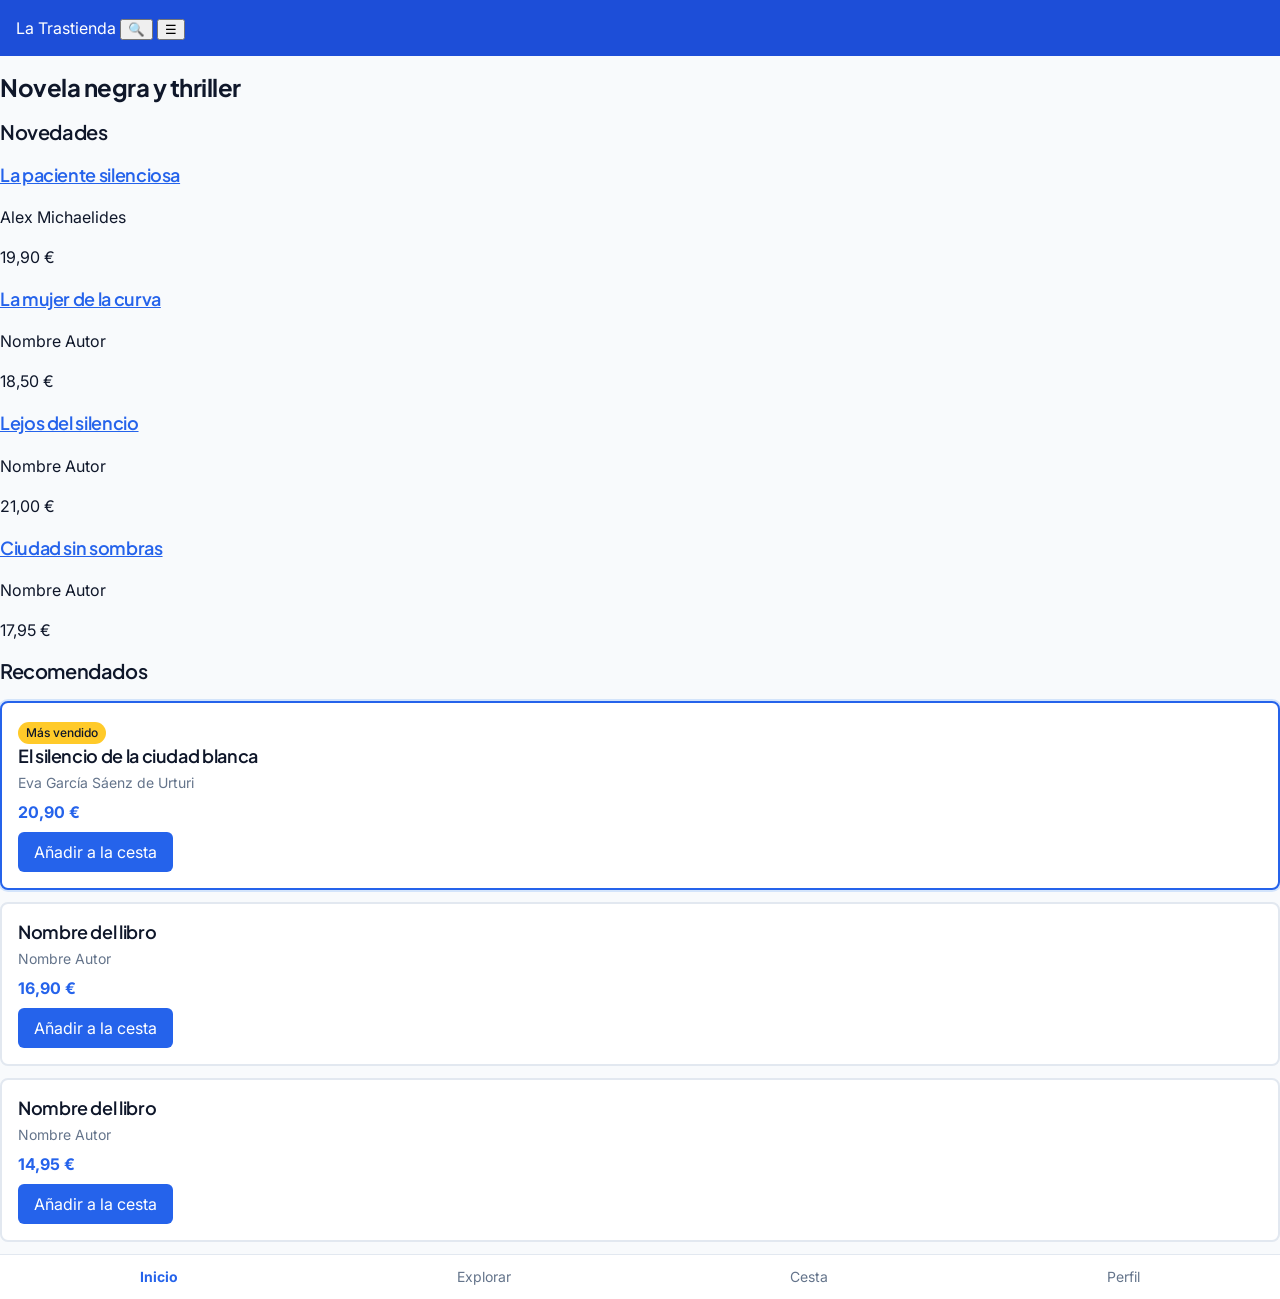
<file: index.html>
<!DOCTYPE html>
<html lang="es">
<head>
    <meta charset="UTF-8">
    <meta name="viewport" content="width=device-width, initial-scale=1.0">
    <title>Trastienda</title>

    <!-- Fuentes: preconexión y display=swap -->
    <link rel="preconnect" href="https://fonts.googleapis.com">
    <link rel="preconnect" href="https://fonts.gstatic.com" crossorigin>
    <link href="https://fonts.googleapis.com/css2?family=Inter:wght@400;500;600;700&family=Plus+Jakarta+Sans:wght@600;700&display=swap" rel="stylesheet">

    <link rel="stylesheet" href="css/styles.css">
    <link rel="icon" href="data:,">
</head>
<body>
  <header>
    <a href="index.html">La Trastienda</a>
    <button type="button" aria-label="Buscar">🔍</button>
    <button type="button" aria-label="Abrir menú">☰</button>
  </header>

  <main>
    <h1>Novela negra y thriller</h1>

    <section>
      <h2>Novedades</h2>
      <article>
        <h3><a href="detalle.html">La paciente silenciosa</a></h3>
        <p>Alex Michaelides</p>
        <p>19,90 €</p>
      </article>
      <article>
        <h3><a href="detalle.html">La mujer de la curva</a></h3>
        <p>Nombre Autor</p>
        <p>18,50 €</p>
      </article>
      <article>
        <h3><a href="detalle.html">Lejos del silencio</a></h3>
        <p>Nombre Autor</p>
        <p>21,00 €</p>
      </article>
      <article>
        <h3><a href="detalle.html">Ciudad sin sombras</a></h3>
        <p>Nombre Autor</p>
        <p>17,95 €</p>
      </article>
    </section>

    <section>
      <h2>Recomendados</h2>
      <article class="card">
        <span class="badge">Más vendido</span>
        <h3><a href="detalle.html">El silencio de la ciudad blanca</a></h3>
        <p class="autor">Eva García Sáenz de Urturi</p>
        <p class="precio">20,90 €</p>
        <button type="button">Añadir a la cesta</button>
      </article>
      <article class="card">
        <span class="badge"></span>
        <h3><a href="detalle.html">Nombre del libro</a></h3>
        <p class="autor">Nombre Autor</p>
        <p class="precio">16,90 €</p>
        <button type="button">Añadir a la cesta</button>
      </article>
      <article class="card">
        <h3><a href="detalle.html">Nombre del libro</a></h3>
        <p class="autor">Nombre Autor</p>
        <p class="precio">14,95 €</p>
        <button type="button">Añadir a la cesta</button>
      </article>
    </section>
  </main>

  <nav aria-label="Secciones de la app">
    <ul>
      <li><a href="index.html" aria-current="page">Inicio</a></li>
      <li><a href="explorar.html">Explorar</a></li>
      <li><a href="carrito.html">Cesta</a></li>
      <li><a href="perfil.html">Perfil</a></li>
    </ul>
  </nav>
</body>
</html>
</file>
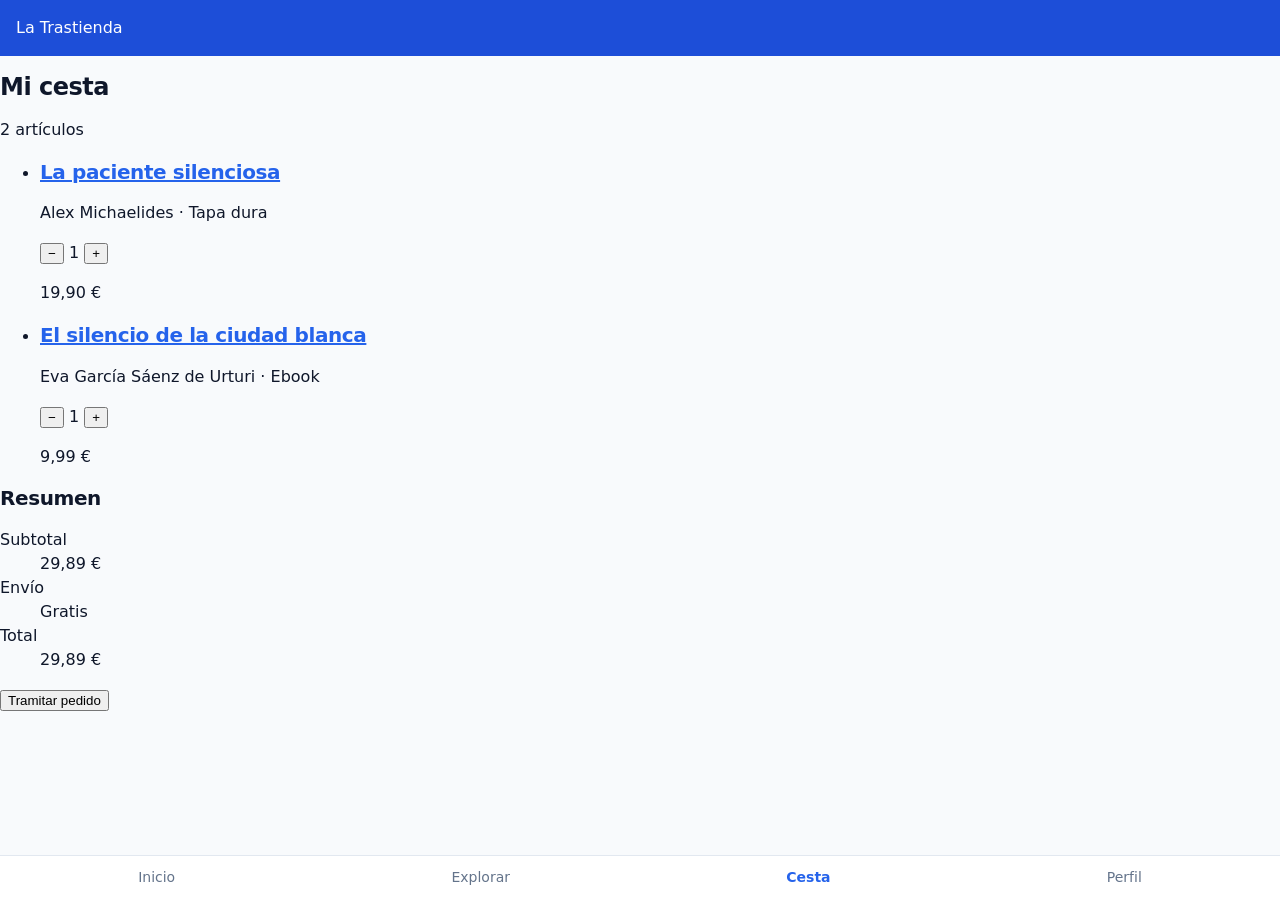
<file: carrito.html>
<!DOCTYPE html>
<html lang="es">
<head>
    <meta charset="UTF-8">
    <meta name="viewport" content="width=device-width, initial-scale=1.0">
    <title>Carrito</title>
    <link rel="stylesheet" href="css/styles.css">
    <link rel="icon" href="data:,">
</head>
<body>
  <header>
    <a href="index.html">La Trastienda</a>
  </header>

  <main>
    <h1>Mi cesta</h1>
    <p>2 artículos</p>

    <ul>
      <li>
        <article>
          <!-- <img src="img/paciente.jpg" alt="Portada de La paciente silenciosa" width="80"> -->
          <h2><a href="detalle.html">La paciente silenciosa</a></h2>
          <p>Alex Michaelides · Tapa dura</p>
          <button type="button" aria-label="Quitar un ejemplar de La paciente silenciosa">−</button>
          <span>1</span>
          <button type="button" aria-label="Añadir un ejemplar de La paciente silenciosa">+</button>
          <p>19,90 €</p>
        </article>
      </li>
      <li>
        <article>
          <!-- <img src="img/silencio-ciudad.jpg" alt="Portada de El silencio de la ciudad blanca" width="80"> -->
          <h2><a href="detalle.html">El silencio de la ciudad blanca</a></h2>
          <p>Eva García Sáenz de Urturi · Ebook</p>
          <button type="button" aria-label="Quitar un ejemplar de El silencio de la ciudad blanca">−</button>
          <span>1</span>
          <button type="button" aria-label="Añadir un ejemplar de El silencio de la ciudad blanca">+</button>
          <p>9,99 €</p>
        </article>
      </li>
    </ul>

    <section>
      <h2>Resumen</h2>
      <dl>
        <div>
          <dt>Subtotal</dt>
          <dd>29,89 €</dd>
        </div>
        <div>
          <dt>Envío</dt>
          <dd>Gratis</dd>
        </div>
        <div>
          <dt>Total</dt>
          <dd>29,89 €</dd>
        </div>
      </dl>
      <button type="button">Tramitar pedido</button>
    </section>
  </main>

  <nav aria-label="Secciones de la app">
    <ul>
      <li><a href="index.html">Inicio</a></li>
      <li><a href="explorar.html">Explorar</a></li>
      <li><a href="carrito.html" aria-current="page">Cesta</a></li>
      <li><a href="perfil.html">Perfil</a></li>
    </ul>
  </nav>
</body>
</html>
</file>
<file: css/styles.css>
/* ==========================================
   1. TOKENS (Figma → :root)
   ========================================== */
:root {
  /* Primary */
  --color-primary-50:  #eff6ff;
  --color-primary-100: #dbeafe;
  --color-primary-200: #bfdbfe;
  --color-primary-300: #93c5fd;
  --color-primary-400: #60a5fa;
  --color-primary-500: #2563eb;
  --color-primary-600: #1d4ed8;
  --color-primary-700: #1d40af;
  --color-primary-800: #1e3a8a;
  --color-primary-900: #172554;

  /* Neutral */
  --color-neutral-50:  #f8fafc;
  --color-neutral-100: #f1f5f9;
  --color-neutral-200: #e2e8f0;
  --color-neutral-300: #cbd5e1;
  --color-neutral-500: #64748b;
  --color-neutral-800: #1e293b;
  --color-neutral-900: #0f172a;

  /* Acento en oklch (aprox. #fbbf24, ámbar del badge) */
  --color-accent-oklch: oklch(0.87 0.17 85);

  /* Semánticas */
  --bg-page:       var(--color-neutral-50);
  --bg-card:       #ffffff;
  --text-main:     var(--color-neutral-900);
  --text-muted:    var(--color-neutral-500);
  --border-subtle: var(--color-neutral-200);
  --brand:         var(--color-primary-500);
  --brand-hover:   var(--color-primary-600);
  --header-bg:     var(--color-primary-600);

  /* Tipografía: familias */
  --font-body:    'Inter', system-ui, -apple-system, 'Segoe UI', Roboto, sans-serif;
  --font-display: 'Plus Jakarta Sans', system-ui, sans-serif;

  /* Tipografía: escala (rem) */
  --text-xs:   0.75rem;   /* Caption (12 px) */
  --text-sm:   0.875rem;  /* Body Small (14 px) */
  --text-base: 1rem;      /* Body (16 px) */
  --text-lg:   1.125rem;  /* H3 (18 px) */
  --text-xl:   1.25rem;   /* H2 (20 px) */
  --text-2xl:  1.5rem;    /* H1 (24 px) */
  --text-3xl:  1.875rem;  /* Display (30 px) */
}

/* ==========================================
   2. BASE
   ========================================== */
body {
  display: flex;
  flex-direction: column;
  min-height: 100dvh;
  margin: 0;
  font-family: var(--font-body);
  font-size: var(--text-base);
  font-weight: 400;
  line-height: 1.5;
  color: var(--text-main);
  background-color: var(--bg-page);
}

main {
  flex: 1;
}

a {
  color: var(--brand);
}

button[aria-label] {
  cursor: pointer;
}

/* ==========================================
   3. TITULARES
   ========================================== */
h1, h2, h3 {
  font-family: var(--font-display);
  letter-spacing: -0.02em;
  text-wrap: balance;
}

h1 {
  font-size: var(--text-2xl);
  font-weight: 700;
  line-height: 1.25;
}

h2 {
  font-size: var(--text-xl);
  font-weight: 600;
  line-height: 1.3;
}

h3 {
  font-size: var(--text-lg);
  font-weight: 600;
  line-height: 1.35;
}

/* ==========================================
   4. CABECERA
   ========================================== */
header {
  background-color: var(--header-bg);
  color: #fff;
  padding: 1rem;

  a {
    color: #fff;
    text-decoration: none;
  }
}

/* ==========================================
   5. NAVEGACIÓN INFERIOR
   ========================================== */
nav {
  background-color: var(--bg-card);
  border-top: 1px solid var(--border-subtle);

  ul {
    list-style: none;
    padding: 0;
    margin: 0;
    display: flex;
    justify-content: space-around;
  }

  a {
    display: block;
    padding: 0.75rem 0.5rem;
    font-size: var(--text-sm);
    line-height: 1.4;
    color: var(--text-muted);
    text-decoration: none;

    &[aria-current="page"] {
      color: var(--brand);
      font-weight: 700;
    }

    &:hover {
      color: var(--text-main);
    }

    &:focus-visible {
      outline: 2px solid var(--brand);
      outline-offset: 2px;
    }
  }
}

/* ==========================================
   6. TARJETAS
   ========================================== */
.card {
  display: block;
  background-color: var(--bg-card);
  border: 2px solid var(--border-subtle);
  border-radius: 8px;
  padding: 1rem;
  margin-block-end: 0.75rem;

  h3 {
    margin: 0 0 0.25rem;
    color: var(--text-main);

    a {
      color: inherit;
      text-decoration: none;
    }
  }

  .autor {
    margin: 0;
    font-size: var(--text-sm);
    line-height: 1.4;
    color: var(--text-muted);
  }

  .precio {
    margin: 0.5rem 0;
    font-weight: 700;
    color: var(--brand);
  }

  button {
    background-color: var(--brand);
    color: #fff;
    border: none;
    border-radius: 6px;
    padding: 0.5rem 1rem;
    font: inherit;
    cursor: pointer;

    &:hover {
      background-color: var(--brand-hover);
    }
  }
}

h2 + .card {
  border-top: 2px solid var(--brand);
}

/* ==========================================
   7. BADGE
   ========================================== */
.badge {
  display: inline-block;
  background-color: var(--color-accent-oklch);
  color: var(--text-main);
  font-size: var(--text-xs);
  font-weight: 500;
  padding: 0.15rem 0.5rem;
  border-radius: 999px;
}

.badge:empty {
  display: none;
}

article:has(.badge:not(:empty)) {
  border-color: var(--brand);
  box-shadow: 0 0 0 2px oklch(0.55 0.22 260 / 0.15);
}

/* ==========================================
   8. TEXTO LARGO (para la página de detalle)
   ========================================== */
.sinopsis {
  max-width: 65ch;
  line-height: 1.65;
}
</file>
